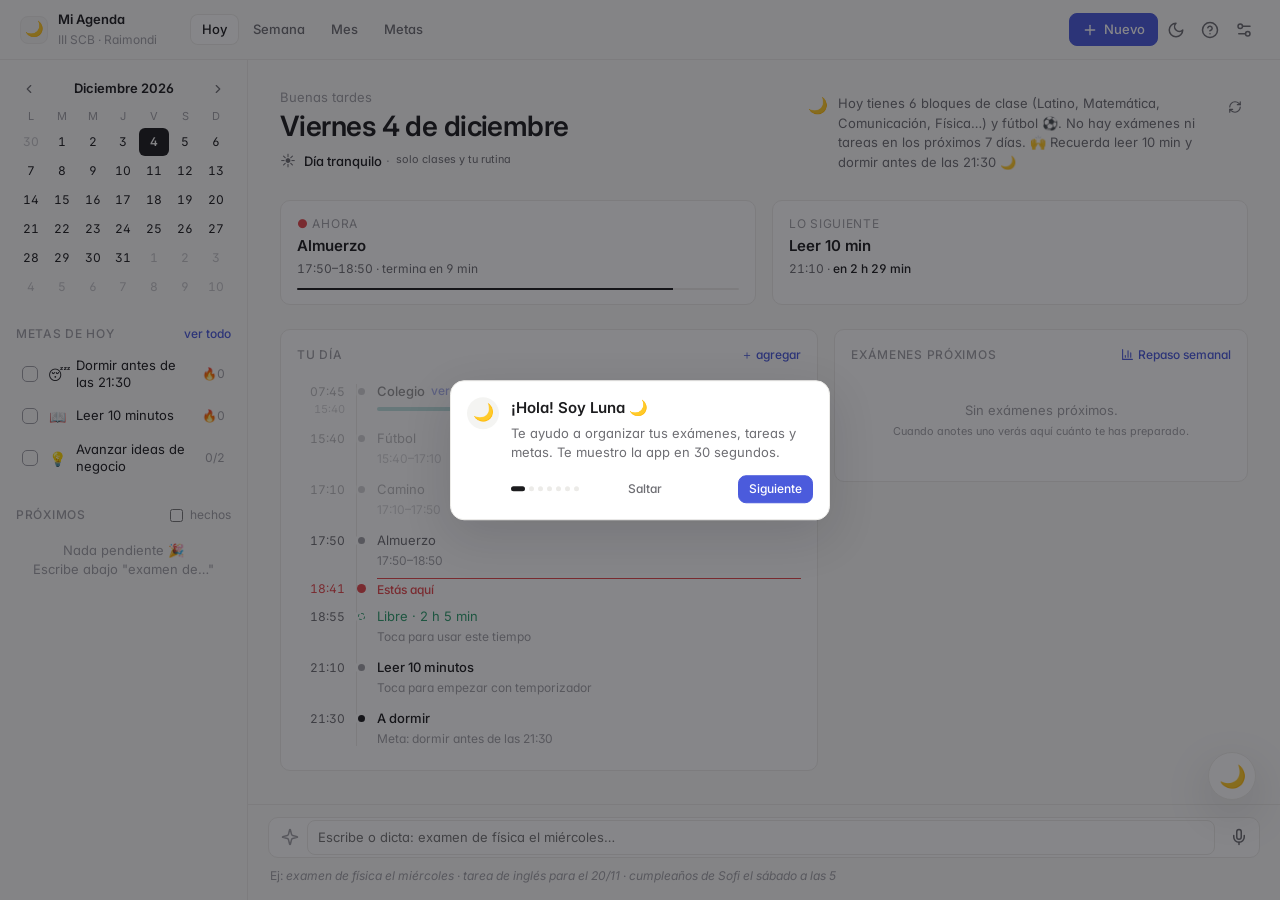
<file: index.html>
<!doctype html>
<html lang="es">
<head>
  <meta charset="utf-8">
  <meta name="viewport" content="width=device-width, initial-scale=1">
  <title>Mi Agenda · III SCB</title>
  <meta name="description" content="Agenda escolar con asistente de IA, plan de estudio, jefes y metas diarias.">
  <meta name="theme-color" content="#FAFAF9">
  <link rel="icon" href="data:image/svg+xml,<svg xmlns='http://www.w3.org/2000/svg' viewBox='0 0 100 100'><text y='.9em' font-size='90'>🌙</text></svg>">
  <link rel="preconnect" href="https://fonts.googleapis.com">
  <link rel="preconnect" href="https://fonts.gstatic.com" crossorigin>
  <link href="https://fonts.googleapis.com/css2?family=Inter:wght@400;500;600&display=swap" rel="stylesheet">
  <link rel="stylesheet" href="css/styles.css">
</head>
<body>
  <div id="app" class="app">
    <!-- Barra superior -->
    <header class="topbar">
      <div class="tricolor" aria-hidden="true"></div>
      <div class="brand"><span class="logo">🌙</span><div><b>Mi Agenda</b><small>III SCB · Raimondi</small></div></div>
      <nav class="tabs" role="tablist">
        <button data-view="today" class="tab">Hoy</button>
        <button data-view="week" class="tab">Semana</button>
        <button data-view="month" class="tab">Mes</button>
        <button data-view="goals" class="tab">Metas</button>
      </nav>
      <div class="datenav">
        <button id="prevBtn" class="icon-btn" title="Anterior (←)"></button>
        <button id="todayBtn" class="btn ghost sm">Hoy</button>
        <button id="nextBtn" class="icon-btn" title="Siguiente (→)"></button>
        <span id="rangeLabel" class="range-label"></span>
      </div>
      <div class="top-actions">
        <button id="addBtn" class="btn primary" title="Nuevo (N)"></button>
        <button id="themeBtn" class="icon-btn" title="Modo claro/oscuro"></button>
        <button id="helpBtn" class="icon-btn" title="Recorrido"></button>
        <button id="settingsBtn" class="icon-btn" title="Ajustes"></button>
      </div>
    </header>

    <!-- Lateral -->
    <aside class="sidebar">
      <section class="card mini-card"><div id="miniMonth" class="mini-month"></div></section>
      <section class="card">
        <div class="card-head"><h3>Metas de hoy</h3><button class="link" data-goto="goals">ver todo</button></div>
        <div id="todayGoals" class="today-goals"></div>
      </section>
      <section class="card">
        <div class="card-head"><h3>Próximos</h3><label class="mini-check"><input type="checkbox" id="showDone"> hechos</label></div>
        <div id="upcoming" class="upcoming"></div>
      </section>
    </aside>

    <!-- Vista principal + barra rápida -->
    <main class="main">
      <div id="view" class="view"></div>
      <div class="quickbar">
        <div class="qb-row">
          <span id="quickIcon" class="qb-icon"></span>
          <input id="quickInput" type="text" autocomplete="off" placeholder="Escribe o dicta: examen de física el miércoles…" aria-label="Agregar rápido">
          <button id="quickMic" class="icon-btn mic" title="Dictar por voz"></button>
        </div>
        <div id="quickPreview" class="quick-preview"></div>
      </div>
    </main>

    <!-- Luna: burbuja flotante -->
    <button id="lunaFab" class="luna-fab" aria-label="Hablar con Luna"><span class="luna-face">🌙</span><i class="dot"></i></button>
    <aside class="chat" id="chat">
      <div class="chat-head">
        <div class="avatar"><span class="luna-face">🌙</span></div>
        <div class="who"><b>Luna</b><small id="lunaMood">asistente</small></div>
        <button id="clearChat" class="icon-btn sm" title="Borrar conversación"></button>
        <button id="closeChat" class="icon-btn sm" title="Cerrar"></button>
      </div>
      <div id="chatLog" class="chat-log"></div>
      <div id="chatSuggest" class="chat-suggest"></div>
      <form id="chatForm" class="chat-form">
        <textarea id="chatInput" rows="2" placeholder="Ej: Tengo examen de mate el jueves, entra derivadas"></textarea>
        <div class="chat-btns">
          <button id="chatMic" class="icon-btn mic" type="button" title="Dictar"></button>
          <button id="chatSend" class="btn primary icon-only" type="submit" title="Enviar"></button>
        </div>
      </form>
    </aside>
  </div>

  <div id="modalRoot"></div>
  <div id="toasts" class="toasts"></div>

  <script src="js/data.js"></script>
  <script src="js/planner.js"></script>
  <script src="js/ai.js"></script>
  <script src="js/icons.js"></script>
  <script src="js/fx.js"></script>
  <script src="js/app.js"></script>
  <script src="js/today.js"></script>
  <script src="js/goals.js"></script>
  <script src="js/focus.js"></script>
  <script src="js/rituals.js"></script>
  <script src="js/tour.js"></script>
  <script src="js/main.js"></script>
</body>
</html>
</file>
<file: css/styles.css>
/* =========================================================
   Mi Agenda — estilos minimalistas
   Principio: el color solo aparece cuando significa algo.
   Escala tipográfica: 12 · 13 · 15 · 20 · 28 px — pesos 400 · 500 · 600
   Espaciado en múltiplos de 4/8 px — radio 10 px
   ========================================================= */

/* ===================== Tokens: Papel y tinta (por defecto) ===================== */
:root {
  --bg: #FAFAF9;
  --panel: #FFFFFF;
  --panel-2: #F4F4F2;
  --line: #ECEBE8;
  --line-2: #F2F1EF;
  --text: #1C1C1E;
  --muted: #6E6E73;
  --faint: #A1A1A6;
  --accent: #4B5BDC;
  --on-accent: #FFFFFF;
  --danger: #E5484D;
  --ok: #2F9E6E;
  --warn: #D9922E;
  --t-examen: #E5484D;
  --t-tarea: #D9922E;
  --t-estudio: var(--accent);
  --t-evento: #6E6E73;
  --t-meta: #2F9E6E;
  --free: #2F9E6E;
  --shadow: 0 1px 2px rgba(20, 20, 25, .04);
  --shadow-lg: 0 16px 48px rgba(20, 20, 25, .14);
  --r: 10px;
  --font: "Inter", system-ui, -apple-system, "Segoe UI", Roboto, sans-serif;
  color-scheme: light;
}
:root[data-accent="arena"] {
  --bg: #F6F3EE; --panel: #FFFDF9; --panel-2: #F0ECE5; --line: #E6E0D6; --line-2: #EEE9E1;
  --text: #2B2A28; --muted: #77716A; --faint: #A8A198; --accent: #C2563A;
}
:root[data-accent="salvia"] {
  --bg: #F7F8F6; --panel: #FFFFFF; --panel-2: #F0F2EF; --line: #E3E7E2; --line-2: #EDF0EC;
  --text: #1F2421; --muted: #687068; --faint: #9FA69F; --accent: #5B8A72;
}
:root[data-accent="raimondi"] { --accent: #138A4A; }

/* Oscuro (nunca negro puro) */
@media (prefers-color-scheme: dark) {
  :root:not([data-theme="light"]) {
    --bg: #111113; --panel: #18181B; --panel-2: #1E1E22; --line: #27272A; --line-2: #222226;
    --text: #EDEDEF; --muted: #A1A1AA; --faint: #71717A; --accent: #7C8BFF;
    --shadow: none; --shadow-lg: 0 16px 48px rgba(0, 0, 0, .5); color-scheme: dark;
  }
  :root:not([data-theme="light"])[data-accent="arena"] { --bg: #141210; --panel: #1C1916; --panel-2: #23201C; --line: #2F2A25; --line-2: #26221E; --accent: #E08A6D; }
  :root:not([data-theme="light"])[data-accent="salvia"] { --bg: #101311; --panel: #171B18; --panel-2: #1D221E; --line: #272D28; --line-2: #212622; --accent: #8DBBA3; }
  :root:not([data-theme="light"])[data-accent="raimondi"] { --accent: #3DBE7A; }
}
:root[data-theme="dark"] {
  --bg: #111113; --panel: #18181B; --panel-2: #1E1E22; --line: #27272A; --line-2: #222226;
  --text: #EDEDEF; --muted: #A1A1AA; --faint: #71717A; --accent: #7C8BFF;
  --shadow: none; --shadow-lg: 0 16px 48px rgba(0, 0, 0, .5); color-scheme: dark;
}
:root[data-theme="dark"][data-accent="arena"] { --bg: #141210; --panel: #1C1916; --panel-2: #23201C; --line: #2F2A25; --line-2: #26221E; --accent: #E08A6D; }
:root[data-theme="dark"][data-accent="salvia"] { --bg: #101311; --panel: #171B18; --panel-2: #1D221E; --line: #272D28; --line-2: #212622; --accent: #8DBBA3; }
:root[data-theme="dark"][data-accent="raimondi"] { --accent: #3DBE7A; }
/* Modo noche: cálido y tenue */
:root[data-night="1"] {
  --bg: #121010; --panel: #191616; --panel-2: #201C1B; --line: #2C2725; --line-2: #241F1E;
  --text: #EDE4DA; --muted: #A89D92; --faint: #776D64; --accent: #E0A46A;
}

/* ===================== Base ===================== */
* { box-sizing: border-box; }
html, body { margin: 0; height: 100%; }
body {
  background: var(--bg); color: var(--text);
  font: 400 13px/1.5 var(--font);
  -webkit-font-smoothing: antialiased; font-feature-settings: "cv11", "ss01";
}
body.is-dragging { cursor: grabbing; user-select: none; }
button, input, select, textarea { font: inherit; color: inherit; }
h1, h2, h3, h4 { font-weight: 600; letter-spacing: -.01em; margin: 0; }
h3 { font-size: 12px; text-transform: uppercase; letter-spacing: .06em; color: var(--faint); font-weight: 500; }
b, strong { font-weight: 600; }
.ic { flex: none; display: block; }
.hidden { visibility: hidden; }
a { color: var(--accent); }
::selection { background: color-mix(in srgb, var(--accent) 22%, transparent); }
.tnum, time { font-variant-numeric: tabular-nums; }

/* puntito de materia / tipo */
.sdot { display: inline-block; width: 8px; height: 8px; border-radius: 50%; background: var(--sc, var(--muted)); flex: none; margin-right: 6px; vertical-align: middle; position: relative; top: -1px; }
.sdot.big { width: 10px; height: 10px; margin: 5px 0 0; }
.sdot.t-examen { background: var(--t-examen); } .sdot.t-tarea { background: var(--t-tarea); }
.sdot.t-estudio { background: var(--t-estudio); } .sdot.t-evento { background: var(--t-evento); } .sdot.t-meta { background: var(--t-meta); }

/* ===================== Layout ===================== */
.app {
  display: grid; height: 100vh;
  grid-template-columns: 248px minmax(0, 1fr);
  grid-template-rows: auto minmax(0, 1fr);
  grid-template-areas: "top top" "side main";
}
.topbar {
  grid-area: top; display: flex; align-items: center; gap: 20px; padding: 10px 20px;
  background: var(--bg); border-bottom: 1px solid var(--line); flex-wrap: wrap; position: relative;
}
.tricolor { display: none; position: absolute; top: 0; left: 0; right: 0; height: 2px; }
:root[data-accent="raimondi"] .tricolor { display: block; background: linear-gradient(90deg, #138A4A 0 33.3%, #F1F1F1 33.3% 66.6%, #CE2B37 66.6%); }
.brand { display: flex; align-items: center; gap: 10px; min-width: 150px; }
.brand .logo { width: 28px; height: 28px; border-radius: 8px; display: grid; place-items: center; font-size: 15px; background: var(--panel-2); border: 1px solid var(--line); }
.brand b { display: block; font-size: 13px; }
.brand small { color: var(--faint); font-size: 12px; }
.tabs { display: flex; gap: 2px; }
.tab { border: 0; background: none; padding: 6px 12px; border-radius: 8px; cursor: pointer; color: var(--muted); font-weight: 500; }
.tab:hover { color: var(--text); background: var(--panel-2); }
.tab.active { color: var(--text); background: var(--panel); box-shadow: inset 0 0 0 1px var(--line); }
.datenav { display: flex; align-items: center; gap: 2px; }
.range-label { font-weight: 600; margin-left: 8px; font-size: 15px; }
.range-label::first-letter { text-transform: uppercase; }
.top-actions { margin-left: auto; display: flex; gap: 2px; align-items: center; }

.sidebar { grid-area: side; overflow-y: auto; padding: 16px 12px; display: flex; flex-direction: column; gap: 24px; border-right: 1px solid var(--line); }
.main { grid-area: main; overflow: hidden; display: flex; flex-direction: column; min-width: 0; position: relative; background: var(--bg); }
.view { flex: 1; min-height: 0; overflow: hidden; display: flex; flex-direction: column; }
.view > * { flex: 1; min-height: 0; animation: viewIn .18s ease; }
@keyframes viewIn { from { opacity: 0; } }

/* ===================== Botones ===================== */
.btn {
  border: 1px solid var(--line); background: var(--panel); padding: 6px 12px; border-radius: 8px;
  cursor: pointer; font-weight: 500; transition: border-color .12s, background .12s; white-space: nowrap;
  display: inline-flex; align-items: center; gap: 6px; justify-content: center;
}
.btn:hover { border-color: var(--faint); }
.btn:active { transform: scale(.98); }
.btn.primary { background: var(--accent); color: var(--on-accent); border-color: var(--accent); }
.btn.primary:hover { background: color-mix(in srgb, var(--accent) 88%, #000); }
.btn.ghost { background: transparent; border-color: transparent; color: var(--muted); }
.btn.ghost:hover { color: var(--text); background: var(--panel-2); }
.btn.ghost.light { color: #fff; border-color: rgba(255, 255, 255, .25); }
.btn.danger { color: var(--danger); }
.btn.danger:hover { border-color: var(--danger); }
.btn.sm { padding: 4px 10px; font-size: 12px; }
.btn.big { padding: 10px 20px; font-size: 15px; }
.btn.icon-only { padding: 6px 8px; }
.btn:disabled { opacity: .45; cursor: default; }
.icon-btn { border: 0; background: transparent; width: 32px; height: 32px; border-radius: 8px; cursor: pointer; display: grid; place-items: center; color: var(--muted); }
.icon-btn:hover { background: var(--panel-2); color: var(--text); }
.icon-btn.sm { width: 26px; height: 26px; }
.icon-btn.mic.rec { color: #fff; background: var(--danger); animation: pulse 1.2s infinite; }
@keyframes pulse { 0% { box-shadow: 0 0 0 0 color-mix(in srgb, var(--danger) 50%, transparent); } 100% { box-shadow: 0 0 0 10px transparent; } }
.link { border: 0; background: none; color: var(--accent); cursor: pointer; font-size: 12px; font-weight: 500; padding: 0; display: inline-flex; gap: 4px; align-items: center; }
.link:hover { text-decoration: underline; }
.up-item .link { text-align: left; margin-top: 2px; }
.row-btns { display: flex; gap: 6px; flex-wrap: wrap; }
.row-btns.center { justify-content: center; }

/* ===================== Tarjetas ===================== */
.card { background: var(--panel); border: 1px solid var(--line); border-radius: var(--r); padding: 16px; }
.card-head { display: flex; align-items: center; justify-content: space-between; margin-bottom: 12px; gap: 8px; }
.mini-check { font-size: 12px; color: var(--faint); display: flex; gap: 4px; align-items: center; cursor: pointer; }
.empty { color: var(--faint); font-size: 13px; text-align: center; padding: 8px; }
.empty.big { padding: 24px 12px; line-height: 1.6; }
.dots { letter-spacing: 1px; font-size: 10px; color: var(--faint); }

/* lateral sin cajas */
.sidebar .card { background: none; border: 0; padding: 0 4px; }
.sidebar .card-head { margin-bottom: 8px; }

.mm-head { display: flex; align-items: center; justify-content: space-between; margin-bottom: 4px; }
.mm-head b { font-size: 13px; text-transform: capitalize; }
.mm-grid { display: grid; grid-template-columns: repeat(7, 1fr); gap: 1px; text-align: center; }
.mm-grid > span { font-size: 11px; color: var(--faint); padding: 2px 0; }
.mm { position: relative; border: 0; background: none; font-size: 12px; padding: 5px 0; border-radius: 6px; cursor: pointer; font-variant-numeric: tabular-nums; }
.mm:hover { background: var(--panel-2); }
.mm.other { color: var(--faint); opacity: .6; }
.mm.inweek { background: var(--panel-2); border-radius: 0; }
.mm.today { background: var(--text); color: var(--bg); border-radius: 6px; font-weight: 600; }
.mm i { position: absolute; bottom: 1px; left: 50%; transform: translateX(-50%); width: 4px; height: 4px; border-radius: 50%; }
.mm i.ex { background: var(--danger); } .mm i.ta { background: var(--warn); }
.mm.today i { background: var(--bg); }

.today-goals { display: flex; flex-direction: column; gap: 2px; }
.goal-row { display: flex; align-items: center; gap: 10px; padding: 6px 6px; border-radius: 8px; cursor: pointer; user-select: none; }
.goal-row:hover { background: var(--panel-2); }
.goal-row .gi { font-size: 14px; width: 18px; text-align: center; }
.goal-row .gt { flex: 1; font-size: 13px; line-height: 1.35; }
.goal-row .gs { font-size: 12px; color: var(--faint); white-space: nowrap; font-variant-numeric: tabular-nums; }
.goal-row.done .gt { color: var(--faint); text-decoration: line-through; }
.check { width: 16px; height: 16px; border-radius: 5px; border: 1.5px solid var(--faint); display: grid; place-items: center; color: #fff; flex: none; transition: .15s; }
.done .check { background: var(--ok); border-color: var(--ok); }

.upcoming { display: flex; flex-direction: column; gap: 2px; }
.up-item { display: flex; gap: 10px; align-items: flex-start; padding: 8px 6px; border-radius: 8px; cursor: pointer; }
.up-item:hover { background: var(--panel-2); }
.up-icon { width: 26px; height: 26px; border-radius: 7px; display: grid; place-items: center; font-size: 13px; flex: none; background: color-mix(in srgb, var(--sc) 14%, transparent); color: var(--sc); }
.up-item .ut { font-size: 13px; font-weight: 500; line-height: 1.35; }
.up-item .um { font-size: 12px; color: var(--faint); font-variant-numeric: tabular-nums; }
.up-item.done .ut { text-decoration: line-through; color: var(--faint); }
.when { margin-left: auto; font-size: 12px; white-space: nowrap; color: var(--faint); font-variant-numeric: tabular-nums; }
.when.hot { color: var(--danger); font-weight: 500; }
.when.warm { color: var(--warn); }
.hp-row { display: flex; align-items: center; gap: 8px; margin-top: 4px; }
.hp-row small { font-size: 11px; color: var(--faint); font-variant-numeric: tabular-nums; }

/* barras: vida (modo juego) y preparación (minimal) */
.hp { flex: 1; height: 3px; border-radius: 99px; background: var(--line); overflow: hidden; min-width: 40px; }
.hp i { display: block; height: 100%; border-radius: 99px; background: var(--danger); transition: width .5s ease; }
.hp.prep i, .hp.good i { background: var(--ok); }
.hp.big { height: 6px; margin: 8px 0 4px; }
:root[data-game="on"] .hp { height: 6px; }
:root[data-game="on"] .hp i { background: linear-gradient(90deg, #ef4444, #f97316); }
:root[data-game="on"] .hp.prep i, :root[data-game="on"] .hp.good i { background: var(--ok); }

/* ===================== Barra rápida ===================== */
.quickbar { padding: 12px 20px 14px; border-top: 1px solid var(--line); background: var(--bg); }
.qb-row { display: flex; align-items: center; gap: 8px; background: var(--panel); border: 1px solid var(--line); border-radius: var(--r); padding: 2px 4px 2px 12px; transition: border-color .15s; }
.qb-row:focus-within { border-color: var(--accent); }
.qb-icon { color: var(--faint); }
.qb-row input { flex: 1; border: 0; background: transparent; padding: 8px 2px; font-size: 13px; outline: none; min-width: 0; }
.quick-preview { display: flex; gap: 6px; flex-wrap: wrap; align-items: center; padding: 8px 2px 0; min-height: 28px; font-size: 12px; }
.qp-hint { color: var(--faint); }
.qchip { padding: 2px 8px; border-radius: 6px; background: var(--panel-2); border: 1px solid var(--line); font-weight: 500; display: inline-flex; align-items: center; }
.qchip small { color: var(--faint); margin-left: 4px; }
.qchip.t-examen { color: var(--t-examen); } .qchip.t-tarea { color: var(--t-tarea); } .qchip.t-evento { color: var(--muted); }

/* ===================== Vista Hoy ===================== */
.today-view { overflow-y: auto; padding: 28px 32px; display: flex; flex-direction: column; gap: 24px; }
.today-view > * { flex-shrink: 0; }
.hero { display: flex; gap: 32px; align-items: flex-end; justify-content: space-between; flex-wrap: wrap; padding-bottom: 4px; }
.greet { color: var(--faint); font-size: 13px; }
.hero h1 { margin: 2px 0 8px; font-size: 28px; line-height: 1.15; letter-spacing: -.02em; }
.forecast { display: flex; gap: 8px; align-items: baseline; color: var(--muted); font-size: 13px; }
.forecast .fc-icon { font-size: 15px; }
.forecast div { display: flex; gap: 6px; flex-wrap: wrap; }
.forecast b { color: var(--text); font-weight: 500; }
.forecast b::after { content: " ·"; color: var(--faint); font-weight: 400; }
.luna-says { display: flex; gap: 10px; align-items: flex-start; max-width: 440px; color: var(--muted); }
.luna-says .luna-face { font-size: 16px; line-height: 1.4; }
.luna-says p { margin: 0; font-size: 13px; white-space: pre-line; }
.luna-says p.loading { opacity: .5; }

.nownext { display: grid; grid-template-columns: 1fr 1fr; gap: 16px; }
.nn-card { background: var(--panel); border: 1px solid var(--line); border-radius: var(--r); padding: 14px 16px; display: flex; flex-direction: column; gap: 2px; position: relative; }
.nn-card small { font-size: 12px; color: var(--faint); text-transform: uppercase; letter-spacing: .06em; }
.nn-card.now small::before { content: "● "; color: var(--danger); }
.nn-card b { font-size: 15px; font-weight: 600; }
.nn-card span { color: var(--muted); font-size: 12px; font-variant-numeric: tabular-nums; }
.nn-card strong { color: var(--text); font-weight: 500; }
.nn-card .btn { position: absolute; right: 16px; top: 50%; transform: translateY(-50%); }
.nn-prog { height: 2px; background: var(--line); border-radius: 2px; margin-top: 8px; overflow: hidden; }
.nn-prog i { display: block; height: 100%; background: var(--text); }

.today-grid { display: grid; grid-template-columns: minmax(0, 1.3fr) minmax(0, 1fr); gap: 16px; align-items: start; }
.today-side { display: flex; flex-direction: column; gap: 16px; }
.timeline { position: relative; display: flex; flex-direction: column; }
.timeline::before { content: ""; position: absolute; left: 59px; top: 8px; bottom: 8px; width: 1px; background: var(--line); }
.tl-item { display: grid; grid-template-columns: 48px 24px 1fr auto; align-items: start; gap: 0 4px; padding: 6px 4px 6px 0; border-radius: 8px; position: relative; }
.tl-item.event, .tl-item.free, .tl-item.ritual { cursor: pointer; }
.tl-item.event:hover, .tl-item.free:hover, .tl-item.ritual:hover { background: var(--panel-2); }
.tl-time { font-size: 12px; text-align: right; padding-top: 1px; font-variant-numeric: tabular-nums; color: var(--muted); }
.tl-time small { display: block; color: var(--faint); font-size: 11px; }
.tl-dot { width: 7px; height: 7px; border-radius: 50%; background: var(--faint); margin: 6px auto 0; position: relative; z-index: 1; box-shadow: 0 0 0 3px var(--panel); }
.tl-body { min-width: 0; }
.tl-title { font-weight: 500; display: flex; align-items: center; gap: 6px; flex-wrap: wrap; }
.tl-body small { color: var(--faint); font-size: 12px; }
.tl-item.past { opacity: .45; }
.tl-item.done .tl-title { text-decoration: line-through; color: var(--faint); }
.tl-item.event .tl-dot { background: var(--sc, var(--accent)); }
.tl-item.t-examen .tl-dot { background: var(--t-examen); }
.tl-item.free .tl-title { color: var(--free); font-weight: 400; }
.tl-item.free .tl-dot { background: transparent; border: 1px dashed var(--free); }
.tl-item.routine .tl-title { color: var(--muted); font-weight: 400; }
.tl-item.school .tl-title { font-weight: 500; }
.tl-item.bed .tl-dot { background: var(--text); }
.tl-actions { display: flex; gap: 4px; align-items: center; }
.check-btn { width: 22px; height: 22px; border-radius: 6px; border: 1.5px solid var(--line); background: var(--panel); cursor: pointer; display: grid; place-items: center; color: transparent; }
.check-btn:hover { border-color: var(--ok); color: var(--ok); }
.check-btn.on { background: var(--ok); border-color: var(--ok); color: #fff; }
.bands-row { display: flex; gap: 2px; margin-top: 6px; max-width: 360px; }
.bands-row span { height: 4px; border-radius: 2px; background: var(--c); opacity: .7; min-width: 0; font-size: 0; }
:root[data-game="on"] .bands-row span { height: auto; font-size: 11px; text-align: center; padding: 1px 0; background: color-mix(in srgb, var(--c) 25%, var(--panel)); opacity: 1; }
.class-list { margin-top: 8px; display: flex; flex-direction: column; gap: 2px; }
.cl { display: grid; grid-template-columns: 44px 1fr auto; gap: 8px; padding: 3px 8px; border-left: 2px solid var(--c); font-size: 12px; }
.cl span { color: var(--faint); font-variant-numeric: tabular-nums; }
.cl b { font-weight: 500; }
.cl small { color: var(--faint); }
.cl.past { opacity: .5; }
.cl.cur { background: var(--panel-2); }
.tl-now { display: grid; grid-template-columns: 48px 24px 1fr; align-items: center; gap: 4px; margin: 2px 0; color: var(--danger); font-size: 12px; }
.tl-now span { text-align: right; font-variant-numeric: tabular-nums; }
.tl-now i { width: 9px; height: 9px; border-radius: 50%; background: var(--danger); margin: 0 auto; position: relative; z-index: 1; }
.tl-now b { border-top: 1px solid var(--danger); padding-top: 2px; font-weight: 500; }

/* exámenes próximos (minimal) */
.bosses-card #bosses { display: flex; flex-direction: column; gap: 4px; }
.exam-row { display: flex; gap: 12px; align-items: center; padding: 10px 8px; border-radius: 8px; }
.exam-row + .exam-row { border-top: 1px solid var(--line-2); }
.exam-row:hover { background: var(--panel-2); }
.er-main { flex: 1; min-width: 0; cursor: pointer; }
.er-top { display: flex; align-items: center; gap: 2px; }
.er-top b { font-weight: 500; flex: 1; min-width: 0; white-space: nowrap; overflow: hidden; text-overflow: ellipsis; }
.er-main > small { color: var(--faint); font-size: 12px; display: block; font-variant-numeric: tabular-nums; }
.er-main .hp { margin: 8px 0 2px; }
.er-pct { color: var(--muted) !important; }
.er-actions { display: flex; flex-direction: column; gap: 4px; }

/* jefes (modo juego) */
.boss { display: grid; grid-template-columns: 56px 1fr auto; gap: 10px; align-items: center; padding: 10px; border-radius: var(--r); border: 1px solid var(--line); background: color-mix(in srgb, var(--sc) 6%, var(--panel)); }
.boss + .boss { margin-top: 8px; }
.boss-face { text-align: center; line-height: 1; animation: bob 3s ease-in-out infinite; }
@keyframes bob { 50% { transform: translateY(-3px); } }
.boss-info { min-width: 0; cursor: pointer; }
.boss-name { display: flex; align-items: center; gap: 8px; }
.boss-info > small { color: var(--faint); font-size: 12px; display: block; white-space: nowrap; overflow: hidden; text-overflow: ellipsis; }
.boss .hp { margin: 6px 0 3px; }
.boss-meta { display: flex; justify-content: space-between; font-size: 12px; color: var(--muted); gap: 6px; }
.boss-actions { display: flex; flex-direction: column; gap: 4px; }
.result-card { display: flex; flex-direction: column; gap: 8px; padding: 4px 0 12px; }
.result-card + .result-card { border-top: 1px solid var(--line-2); padding-top: 12px; }
.result-card > small { color: var(--faint); }

/* ===================== Vista semanal ===================== */
.week { display: flex; flex-direction: column; height: 100%; min-height: 0; background: var(--panel); }
.week-head { display: grid; grid-template-columns: 52px repeat(7, minmax(0, 1fr)); border-bottom: 1px solid var(--line); }
.corner { display: grid; place-items: center; }
.day-head { padding: 8px 4px 6px; text-align: center; position: relative; cursor: pointer; }
.day-head:hover { background: var(--panel-2); }
.day-head.past { opacity: .5; }
.day-head .dn { font-size: 11px; color: var(--faint); text-transform: uppercase; letter-spacing: .06em; }
.day-head .dd { font-size: 20px; font-weight: 500; line-height: 1.3; font-variant-numeric: tabular-nums; }
.day-head.today .dd { background: var(--text); color: var(--bg); border-radius: 8px; width: 34px; display: inline-block; }
.dtags { min-height: 14px; display: flex; justify-content: center; gap: 3px; align-items: center; font-size: 11px; }
.dtags .sdot { margin: 0; }
.noschool { font-size: 11px; color: var(--warn); }
.examdot { font-size: 11px; }
.day-head .school-toggle { position: absolute; top: 4px; right: 4px; border: 0; background: none; cursor: pointer; opacity: 0; font-size: 11px; }
.day-head:hover .school-toggle { opacity: .6; }
.week-body { flex: 1; overflow-y: auto; position: relative; }
.week-grid { display: grid; grid-template-columns: 52px repeat(7, minmax(0, 1fr)); position: relative; }
.time-col { position: relative; }
.time-col .tl { position: absolute; right: 10px; font-size: 11px; color: var(--faint); transform: translateY(-50%); font-variant-numeric: tabular-nums; }
.time-col .tl.prime { color: var(--muted); }
.day-col { position: relative; border-left: 1px solid var(--line-2); cursor: crosshair; touch-action: pan-y; }
.day-col.weekend { background: color-mix(in srgb, var(--panel-2) 45%, transparent); }
.day-col.is-today { background: color-mix(in srgb, var(--accent) 3%, transparent); }
.hour-line { position: absolute; left: 0; right: 0; border-top: 1px solid var(--line-2); pointer-events: none; }
.hour-line.half { border-top-style: dotted; opacity: .6; }
.prime-zone { position: absolute; left: 0; right: 0; }
.night-zone { position: absolute; left: 0; right: 0; background: color-mix(in srgb, var(--text) 3%, transparent); }

.day-col .free { position: absolute; left: 3px; right: 3px; border-radius: 6px; display: grid; place-items: center; overflow: hidden;
  background-image: radial-gradient(color-mix(in srgb, var(--free) 35%, transparent) 1px, transparent 1.2px); background-size: 8px 8px; opacity: .55; transition: opacity .15s; }
.day-col .free span { font-size: 11px; color: var(--free); opacity: 0; pointer-events: none; text-align: center; padding: 2px 6px; background: var(--panel); border-radius: 6px; font-weight: 500; }
.day-col .free:hover { opacity: 1; background-color: color-mix(in srgb, var(--free) 6%, transparent); }
.day-col .free:hover span { opacity: 1; }

.school-cap { position: absolute; left: 3px; right: 3px; overflow: hidden; }
.band { position: absolute; left: 0; right: 0; display: flex; align-items: center; gap: 4px; padding: 0 6px; border-left: 2px solid var(--c); font-size: 11px; cursor: pointer; overflow: hidden; white-space: nowrap; color: var(--muted); }
.band:hover { background: color-mix(in srgb, var(--c) 10%, transparent); color: var(--text); }
.band .bi { font-size: 11px; width: 14px; text-align: center; }
.band .bn { overflow: hidden; text-overflow: ellipsis; }
.band .bt2 { color: var(--faint); font-size: 11px; overflow: hidden; text-overflow: ellipsis; }
.school-cap.open .band { flex-wrap: wrap; align-content: center; padding: 2px 6px; }

.day-col .routine { position: absolute; left: 3px; right: 3px; padding: 2px 6px; font-size: 11px; color: var(--faint); overflow: hidden; pointer-events: none; border-left: 1px dashed var(--line); }
.day-col .routine span { display: block; white-space: nowrap; overflow: hidden; text-overflow: ellipsis; }
.bed-line { position: absolute; left: 0; right: 0; border-top: 1px dashed var(--faint); z-index: 1; pointer-events: none; }
.bed-line span { display: none; }
.now-line { position: absolute; left: 0; right: 0; border-top: 1.5px solid var(--danger); z-index: 5; pointer-events: none; }
.now-line::before { content: ""; position: absolute; left: -4px; top: -4.5px; width: 7px; height: 7px; background: var(--danger); border-radius: 50%; }

.ev { --tc: var(--t-evento); position: absolute; border-radius: 6px; padding: 3px 7px; overflow: hidden; font-size: 12px; line-height: 1.3; cursor: grab; z-index: 3;
  color: var(--text); background: color-mix(in srgb, var(--sc, var(--tc)) 13%, var(--panel)); border-left: 3px solid var(--sc, var(--tc)); user-select: none; transition: background .12s; }
.ev:hover { background: color-mix(in srgb, var(--sc, var(--tc)) 20%, var(--panel)); z-index: 4; }
.ev.dragging { z-index: 10; box-shadow: var(--shadow-lg); cursor: grabbing; transition: none; }
.ev .bt { font-weight: 500; white-space: nowrap; overflow: hidden; text-overflow: ellipsis; display: flex; align-items: center; }
.ev .bt .sdot { display: none; }
.ev .bm { color: var(--muted); font-size: 11px; font-variant-numeric: tabular-nums; }
.ev.tiny { display: flex; gap: 6px; align-items: center; padding: 1px 6px; }
.ev.tiny .bm { display: none; }
.ev.done { opacity: .45; }
.ev.done .bt { text-decoration: line-through; }
.ev.t-examen { --tc: var(--t-examen); }
.ev.t-examen .bt::before { content: ""; width: 6px; height: 6px; border-radius: 50%; background: var(--t-examen); margin-right: 5px; flex: none; }
.ev.t-tarea { --tc: var(--t-tarea); }
.ev.t-estudio { --tc: var(--t-estudio); }
.ev.t-estudio { background: color-mix(in srgb, var(--sc, var(--tc)) 7%, var(--panel)); border-left-style: dashed; }
.ev.t-meta { --tc: var(--t-meta); }
.ev .sicon { font-weight: 600; }
.ev .rz { position: absolute; left: 0; right: 0; bottom: 0; height: 6px; cursor: ns-resize; }
.ev .play { position: absolute; right: 3px; top: 3px; width: 18px; height: 18px; border-radius: 50%; border: 0; background: var(--panel); color: var(--text); cursor: pointer; display: grid; place-items: center; opacity: 0; box-shadow: var(--shadow); }
.ev:hover .play { opacity: 1; }
.ev .mini-hp { height: 2px; margin-top: 3px; background: color-mix(in srgb, var(--text) 10%, transparent); border-radius: 2px; overflow: hidden; }
.ev .mini-hp i { display: block; height: 100%; background: var(--danger); }
.ev .mini-hp.prep i { background: var(--ok); }
.drag-ghost { position: absolute; left: 3px; right: 3px; border-radius: 6px; background: color-mix(in srgb, var(--accent) 12%, transparent); border: 1px solid var(--accent); z-index: 6; font-size: 11px; color: var(--accent); padding: 2px 6px; pointer-events: none; font-variant-numeric: tabular-nums; }

/* modo juego: bloques con color sólido y emojis */
:root[data-game="on"] .ev { color: #fff; background: var(--sc, var(--tc)); border-left: 0; }
:root[data-game="on"] .ev .bm { color: rgba(255, 255, 255, .85); }
:root[data-game="on"] .ev.t-examen { background: var(--t-examen); }
:root[data-game="on"] .ev.t-estudio { background: var(--accent); }
:root[data-game="on"] .ev .mini-hp i { background: #fff; }

/* ===================== Vista mensual ===================== */
.month { padding: 20px; height: 100%; display: flex; flex-direction: column; min-height: 0; overflow: auto; }
.month-grid { display: grid; grid-template-columns: repeat(7, minmax(0, 1fr)); gap: 0; flex: 1; grid-template-rows: auto; grid-auto-rows: minmax(92px, 1fr); border-left: 1px solid var(--line); border-top: 1px solid var(--line); background: var(--panel); }
.month-dow { text-align: left; font-size: 11px; color: var(--faint); padding: 6px 8px; text-transform: uppercase; letter-spacing: .06em; border-right: 1px solid var(--line); border-bottom: 1px solid var(--line); background: var(--bg); }
.mcell { border-right: 1px solid var(--line); border-bottom: 1px solid var(--line); padding: 6px; cursor: pointer; display: flex; flex-direction: column; gap: 2px; min-width: 0; }
.mcell:hover { background: var(--panel-2); }
.mcell.other { opacity: .4; }
.mcell.today .mn span { background: var(--text); color: var(--bg); border-radius: 6px; padding: 0 6px; }
.mcell .mn { font-size: 12px; display: flex; justify-content: space-between; font-variant-numeric: tabular-nums; margin-bottom: 2px; }
.chip { font-size: 11px; padding: 1px 4px; border-radius: 4px; white-space: nowrap; overflow: hidden; text-overflow: ellipsis; display: flex; align-items: center; color: var(--text); }
.chip .sdot { width: 6px; height: 6px; margin-right: 4px; top: 0; }
.chip.t-examen { background: color-mix(in srgb, var(--t-examen) 10%, transparent); }
.chip.done { opacity: .45; text-decoration: line-through; }
.more { font-size: 11px; color: var(--faint); padding-left: 4px; }

/* ===================== Metas: cielo nocturno (sobrio) ===================== */
.goals-view { height: 100%; overflow-y: auto; }
.sky { min-height: 100%; padding: 28px 32px; position: relative; color: #E8EAF6; background: linear-gradient(180deg, #0E1224, #141A33); }
.sky-stars { position: absolute; inset: 0; pointer-events: none; opacity: .35;
  background-image: radial-gradient(1px 1px at 10% 20%, #fff, transparent), radial-gradient(1px 1px at 30% 70%, #fff, transparent), radial-gradient(1px 1px at 55% 30%, #fff, transparent),
    radial-gradient(1px 1px at 75% 60%, #fff, transparent), radial-gradient(1px 1px at 85% 15%, #fff, transparent), radial-gradient(1px 1px at 45% 85%, #fff, transparent);
  background-size: 460px 460px; }
.goals-top { display: flex; align-items: flex-end; justify-content: space-between; margin-bottom: 20px; gap: 12px; flex-wrap: wrap; position: relative; }
.goals-top h2 { font-size: 20px; }
.sky .hint { color: #9AA0C3; }
.goals-grid { display: grid; grid-template-columns: repeat(auto-fill, minmax(320px, 1fr)); gap: 16px; position: relative; }
.goal-card { background: rgba(255, 255, 255, .03); border: 1px solid rgba(255, 255, 255, .08); border-radius: var(--r); padding: 16px; display: flex; flex-direction: column; gap: 14px; }
.goal-card .gh { display: flex; gap: 10px; align-items: center; }
.goal-card .gh .gi { font-size: 20px; }
.goal-card .gh b { font-size: 15px; display: block; font-weight: 500; }
.goal-card .gh small { color: #9AA0C3; font-size: 12px; }
.goal-card .gh .actions { margin-left: auto; display: flex; gap: 2px; }
.goal-card .icon-btn { color: #9AA0C3; }
.goal-card .icon-btn:hover { background: rgba(255, 255, 255, .06); color: #fff; }
.streaks { display: flex; gap: 0; border-top: 1px solid rgba(255, 255, 255, .08); padding-top: 12px; }
.streak { flex: 1; text-align: left; }
.streak b { font-size: 20px; display: block; font-weight: 500; font-variant-numeric: tabular-nums; }
.streak small { color: #9AA0C3; font-size: 12px; }
.goal-btns { display: flex; gap: 6px; flex-wrap: wrap; }
.sky .btn:not(.primary) { background: transparent; border-color: rgba(255, 255, 255, .14); color: #E8EAF6; }
.sky .btn:not(.primary):hover { border-color: rgba(255, 255, 255, .35); }
.sky .btn.primary { background: #E8EAF6; color: #0E1224; border-color: #E8EAF6; }
.heat-labels { display: flex; justify-content: space-between; font-size: 11px; color: #7C82A8; margin-top: -10px; }

.constellation { width: 100%; height: 140px; display: block; }
.constellation .lines line { stroke: rgba(232, 234, 246, .35); stroke-width: 1; }
.star { cursor: pointer; }
.star .hit { fill: transparent; }
.star .dim { fill: rgba(255, 255, 255, .25); }
.star:hover .dim { fill: #fff; }
.star .glow { display: none; }
.star .sparkle { fill: #F4F1E1; }
.star .ring { fill: none; stroke: rgba(255, 255, 255, .5); stroke-width: 1; stroke-dasharray: 2 2; }
:root[data-game="on"] .star .glow { display: block; fill: rgba(253, 230, 138, .22); }
:root[data-game="on"] .star .sparkle { fill: #fde68a; }

.moon-big { display: flex; gap: 14px; align-items: center; }
.moon-big > span { font-size: 44px; line-height: 1; }
.moon-big b { display: block; font-size: 15px; font-weight: 500; }
.moon-big small { color: #9AA0C3; font-size: 12px; }
.moons { display: grid; grid-template-columns: repeat(14, 1fr); gap: 2px; }
.moon-day { background: none; border: 1px solid transparent; border-radius: 6px; cursor: pointer; padding: 3px 0; color: #7C82A8; display: flex; flex-direction: column; align-items: center; }
.moon-day span { font-size: 14px; }
.moon-day small { font-size: 10px; }
.moon-day:hover { background: rgba(255, 255, 255, .06); }
.moon-day.today { border-color: rgba(255, 255, 255, .3); }

.plant-scene { display: flex; gap: 14px; align-items: center; }
.plant { font-size: 44px; line-height: 1; width: 64px; height: 64px; display: grid; place-items: center; }
.plant-info b { font-size: 15px; display: block; font-weight: 500; }
.plant-info small { color: #9AA0C3; font-size: 12px; }
.week-dots { display: flex; gap: 4px; margin-top: 8px; }
.week-dots span { width: 22px; height: 22px; border-radius: 6px; display: grid; place-items: center; font-size: 11px; background: rgba(255, 255, 255, .05); cursor: pointer; color: #9AA0C3; }
.week-dots span.on { background: #3F9B6B; color: #fff; }
.week-dots span.today { outline: 1px solid rgba(255, 255, 255, .35); }
.leaves { display: flex; flex-wrap: wrap; gap: 6px; }
.leaf { background: rgba(63, 155, 107, .12); border: 1px solid rgba(63, 155, 107, .3); padding: 2px 4px 2px 10px; border-radius: 6px; font-size: 12px; display: inline-flex; align-items: center; gap: 4px; }
.leaf button { border: 0; background: none; color: #9AA0C3; cursor: pointer; font-size: 11px; }
.idea-form { display: flex; gap: 6px; }
.idea-form input { flex: 1; background: rgba(255, 255, 255, .04) !important; border-color: rgba(255, 255, 255, .12) !important; color: #fff; }
:root[data-game="on"] .plant { animation: sway 4s ease-in-out infinite; transform-origin: bottom center; }
@keyframes sway { 50% { transform: rotate(-4deg); } }

/* ===================== Luna (burbuja + chat) ===================== */
.luna-fab { position: fixed; right: 24px; bottom: 100px; width: 48px; height: 48px; border-radius: 50%; border: 1px solid var(--line); cursor: pointer; z-index: 30;
  background: var(--panel); box-shadow: var(--shadow-lg); font-size: 22px; display: grid; place-items: center; transition: transform .15s; }
.luna-fab:hover { transform: scale(1.05); }
.luna-fab .dot { position: absolute; top: 2px; right: 2px; width: 10px; height: 10px; border-radius: 50%; background: var(--danger); border: 2px solid var(--panel); display: none; }
.luna-fab.unread .dot { display: block; }
.chat { position: fixed; right: 24px; bottom: 160px; width: 380px; height: min(580px, calc(100vh - 190px)); z-index: 31; display: flex; flex-direction: column;
  background: var(--panel); border: 1px solid var(--line); border-radius: 14px; box-shadow: var(--shadow-lg); overflow: hidden;
  opacity: 0; transform: translateY(8px); pointer-events: none; transition: .18s ease; }
.app.chat-open .chat { opacity: 1; transform: none; pointer-events: auto; }
.chat-head { display: flex; align-items: center; gap: 10px; padding: 12px 12px 12px 16px; border-bottom: 1px solid var(--line); }
.chat-head .avatar { width: 32px; height: 32px; border-radius: 50%; display: grid; place-items: center; font-size: 17px; background: var(--panel-2); flex: none; }
.chat-head .who { flex: 1; min-width: 0; }
.chat-head b { display: block; font-weight: 600; }
.chat-head small { color: var(--faint); font-size: 12px; }
.chat-head small.link-like { color: var(--accent); cursor: pointer; }
.chat-log { flex: 1; overflow-y: auto; padding: 16px; display: flex; flex-direction: column; gap: 10px; }
.msg { max-width: 90%; padding: 8px 12px; border-radius: 12px; white-space: pre-wrap; word-wrap: break-word; }
.msg.user { align-self: flex-end; background: var(--text); color: var(--bg); border-bottom-right-radius: 4px; }
.msg.bot { align-self: flex-start; background: var(--panel-2); border-bottom-left-radius: 4px; }
.msg.err { color: var(--danger); }
.typing span { display: inline-block; width: 5px; height: 5px; margin: 0 2px; border-radius: 50%; background: var(--faint); animation: blink 1s infinite; }
.typing span:nth-child(2) { animation-delay: .2s; } .typing span:nth-child(3) { animation-delay: .4s; }
@keyframes blink { 50% { opacity: .2; } }
.chat-suggest { display: flex; gap: 6px; flex-wrap: wrap; padding: 0 16px 8px; }
.chat-suggest button { border: 1px solid var(--line); background: var(--panel); border-radius: 8px; padding: 4px 10px; font-size: 12px; cursor: pointer; color: var(--muted); }
.chat-suggest button:hover { color: var(--text); border-color: var(--faint); }
.chat-form { display: flex; gap: 8px; padding: 10px 12px 12px; border-top: 1px solid var(--line); align-items: flex-end; }
.chat-form textarea { flex: 1; resize: none; border: 1px solid var(--line); border-radius: var(--r); padding: 8px 10px; background: var(--panel); }
.chat-btns { display: flex; flex-direction: column; gap: 4px; }

.action-card { align-self: stretch; border: 1px solid var(--line); border-radius: var(--r); padding: 12px; background: var(--panel); display: flex; flex-direction: column; gap: 10px; }
.action-card.resolved { opacity: .7; }
.action-card .ah { display: flex; gap: 8px; align-items: center; }
.action-card .ah b { flex: 1; font-weight: 500; display: flex; align-items: center; }
.action-card .meta { font-size: 12px; color: var(--faint); }
.tag { font-size: 11px; font-weight: 500; padding: 1px 6px; border-radius: 4px; text-transform: uppercase; letter-spacing: .04em; color: var(--muted); background: var(--panel-2); }
.tag.t-examen { color: var(--t-examen); background: color-mix(in srgb, var(--t-examen) 10%, transparent); }
.tag.t-tarea { color: var(--t-tarea); background: color-mix(in srgb, var(--t-tarea) 10%, transparent); }
.tag.t-estudio, .tag.t-meta { color: var(--accent); background: color-mix(in srgb, var(--accent) 10%, transparent); }
.status-note { font-size: 12px; color: var(--ok); }

/* ===================== Preguntas ===================== */
.questions { display: flex; flex-direction: column; gap: 12px; border-top: 1px solid var(--line); border-bottom: 1px solid var(--line); padding: 14px 0; }
.action-card .questions { border: 0; padding: 0; }
.qh { font-weight: 500; font-size: 13px; display: flex; align-items: center; gap: 6px; flex-wrap: wrap; }
.qh small { font-weight: 400; color: var(--faint); }
.q label { font-size: 12px; color: var(--muted); display: block; margin-bottom: 6px; }
.q label em { font-style: normal; color: var(--text); margin-left: 6px; font-weight: 500; }
.scale { display: flex; gap: 0; border: 1px solid var(--line); border-radius: 8px; overflow: hidden; }
.scale button { flex: 1; border: 0; border-right: 1px solid var(--line); background: var(--panel); padding: 6px 0; cursor: pointer; font-variant-numeric: tabular-nums; color: var(--muted); }
.scale button:last-child { border-right: 0; }
.scale button:hover { background: var(--panel-2); color: var(--text); }
.scale button.sel { background: var(--text); color: var(--bg); font-weight: 600; }
.scale.imp:not(.game) button.fill:not(.sel) { background: color-mix(in srgb, var(--text) 6%, var(--panel)); color: var(--text); }
.scale.game button { font-size: 16px; }
.scale.imp.game button { color: var(--line); }
.scale.imp.game button.fill { color: #f5b301; background: var(--panel); }
.scale.diff.game button { filter: grayscale(1); opacity: .55; }
.scale.diff.game button.sel { filter: none; opacity: 1; background: color-mix(in srgb, var(--warn) 16%, var(--panel)); }
.timechips { display: flex; flex-wrap: wrap; gap: 4px; align-items: center; }
.timechips button { border: 1px solid var(--line); background: var(--panel); border-radius: 8px; padding: 4px 10px; cursor: pointer; font-size: 12px; color: var(--muted); font-variant-numeric: tabular-nums; }
.timechips button:hover { color: var(--text); border-color: var(--faint); }
.timechips button.sel { background: var(--text); color: var(--bg); border-color: var(--text); }
.timechips input[type=number] { width: 84px; padding: 4px 8px; font-size: 12px; }
.q.missing .scale, .q.missing .timechips { outline: 1.5px solid var(--danger); outline-offset: 3px; border-radius: 8px; animation: shake .3s; }
@keyframes shake { 25% { transform: translateX(-3px); } 75% { transform: translateX(3px); } }
.learn { margin-top: 8px; font-size: 12px; color: var(--muted); background: var(--panel-2); padding: 8px 10px; border-radius: 8px; }
.result-box { display: flex; flex-direction: column; gap: 8px; }
.feel { display: flex; gap: 4px; flex-wrap: wrap; }
.feel button { border: 1px solid var(--line); background: var(--panel); border-radius: 8px; padding: 5px 10px; cursor: pointer; font-size: 12px; color: var(--muted); }
.feel button.sel { background: var(--text); border-color: var(--text); color: var(--bg); }

/* ===================== Modal ===================== */
.overlay { position: fixed; inset: 0; background: rgba(15, 15, 20, .32); display: grid; place-items: center; z-index: 50; padding: 16px; animation: fade .12s; }
@keyframes fade { from { opacity: 0; } }
.modal { background: var(--panel); border: 1px solid var(--line); border-radius: 14px; width: min(540px, 100%); max-height: calc(100vh - 32px); overflow-y: auto; box-shadow: var(--shadow-lg); animation: pop .15s ease; }
.modal.wide { width: min(720px, 100%); }
.modal.narrow { width: min(400px, 100%); }
@keyframes pop { from { transform: translateY(4px); opacity: 0; } }
.modal-head { display: flex; align-items: center; justify-content: space-between; padding: 18px 20px 0; }
.modal-head h2 { font-size: 15px; }
.modal-body { padding: 16px 20px; display: flex; flex-direction: column; gap: 14px; }
.modal-body h4 { margin: 4px 0 -4px; font-size: 12px; text-transform: uppercase; letter-spacing: .06em; color: var(--faint); font-weight: 500; }
.center-body { text-align: center; align-items: center; padding: 28px 24px; }
.center-body h2 { font-size: 20px; }
.center-body p { margin: 0; font-size: 13px; color: var(--muted); }
.big-emoji { font-size: 40px; line-height: 1; }
.modal-foot { display: flex; gap: 8px; padding: 0 20px 18px; flex-wrap: wrap; }
.modal-foot .spacer, .tour-foot .spacer { flex: 1; }
.field { display: flex; flex-direction: column; gap: 6px; }
.field > span { font-size: 12px; color: var(--muted); }
.field > span small { color: var(--faint); }
.row { display: flex; gap: 12px; }
.row > * { flex: 1; min-width: 0; }
input[type=text], input[type=date], input[type=time], input[type=number], input[type=password], select, textarea {
  border: 1px solid var(--line); background: var(--panel); border-radius: 8px; padding: 7px 10px; width: 100%; transition: border-color .12s;
}
input:focus, select:focus, textarea:focus { outline: none; border-color: var(--accent); box-shadow: 0 0 0 3px color-mix(in srgb, var(--accent) 14%, transparent); }
.type-chips { display: flex; gap: 0; flex-wrap: wrap; border: 1px solid var(--line); border-radius: 8px; overflow: hidden; width: fit-content; }
.type-chips button { border: 0; border-right: 1px solid var(--line); background: var(--panel); padding: 6px 12px; cursor: pointer; color: var(--muted); }
.type-chips button:last-child { border-right: 0; }
.type-chips button:hover { color: var(--text); background: var(--panel-2); }
.type-chips button.sel { background: var(--text); color: var(--bg); }
#noSchoolList.type-chips { border: 0; gap: 4px; }
#noSchoolList.type-chips button { border: 1px solid var(--line); border-radius: 6px; }
.hint { font-size: 12px; color: var(--faint); }
.hint.warn { color: var(--warn); }
.callout { background: var(--panel-2); border-radius: 8px; padding: 10px 12px; font-size: 12px; color: var(--muted); }
.callout b { color: var(--text); }
.callout.warn { background: color-mix(in srgb, var(--warn) 10%, transparent); color: var(--text); }
.boss-banner { display: flex; gap: 14px; align-items: center; padding: 12px 14px; border-radius: var(--r); background: var(--panel-2); }
.boss-banner .bf { font-size: 40px; }
.boss-banner small { color: var(--muted); }

.plan-list { display: flex; flex-direction: column; gap: 0; border: 1px solid var(--line); border-radius: var(--r); overflow: hidden; }
.plan-row { display: grid; grid-template-columns: 22px 1.2fr 1fr 1fr 2fr; gap: 8px; align-items: center; padding: 8px 10px; border-bottom: 1px solid var(--line-2); }
.plan-row:last-child { border-bottom: 0; }
.plan-row.off { opacity: .45; }
.plan-row input[type=checkbox] { width: 16px; height: 16px; accent-color: var(--accent); }
.plan-row .pt { font-size: 12px; font-weight: 500; }
.plan-row .pd { font-size: 12px; color: var(--faint); }

.settings section { border-top: 1px solid var(--line); padding-top: 16px; display: flex; flex-direction: column; gap: 10px; }
.settings section:first-child { border-top: 0; padding-top: 0; }
.settings h4 { margin: 0; font-size: 13px; color: var(--text); text-transform: none; letter-spacing: 0; font-weight: 600; }
.swatches { display: flex; gap: 6px; flex-wrap: wrap; }
.swatches button { display: flex; gap: 8px; align-items: center; border: 1px solid var(--line); background: var(--panel); border-radius: 8px; padding: 5px 10px 5px 5px; cursor: pointer; font-size: 12px; }
.swatches button i { width: 20px; height: 20px; border-radius: 5px; border: 1px solid rgba(0, 0, 0, .08); }
.swatches button.sel { border-color: var(--text); box-shadow: inset 0 0 0 1px var(--text); }
.switch { display: flex; gap: 10px; align-items: flex-start; font-size: 13px; cursor: pointer; }
.switch input { width: 16px; height: 16px; accent-color: var(--accent); margin-top: 2px; flex: none; }
.routine-row { display: grid; grid-template-columns: 1.6fr 2fr 1fr 1fr 28px; gap: 6px; align-items: center; }
.daypick { display: flex; gap: 0; border: 1px solid var(--line); border-radius: 6px; overflow: hidden; }
.daypick button { flex: 1; border: 0; background: var(--panel); padding: 4px 0; font-size: 11px; cursor: pointer; color: var(--muted); }
.daypick button.sel { background: var(--text); color: var(--bg); }
ol.steps { margin: 0; padding-left: 18px; font-size: 12px; color: var(--muted); }
ol.steps li { margin-bottom: 2px; }

/* repaso semanal */
.wr-stats { display: grid; grid-template-columns: repeat(3, 1fr); border: 1px solid var(--line); border-radius: var(--r); }
.wr-stats div { padding: 12px 14px; }
.wr-stats div + div { border-left: 1px solid var(--line); }
.wr-stats b { font-size: 20px; display: block; font-weight: 500; font-variant-numeric: tabular-nums; }
.wr-stats small { color: var(--faint); }
.luna-note { display: flex; gap: 10px; align-items: flex-start; color: var(--muted); }
.luna-note .luna-face { font-size: 16px; }
.luna-note p { margin: 0; }
.wr-goal { display: grid; grid-template-columns: 22px 1fr 120px 36px; gap: 8px; align-items: center; font-size: 13px; }
.wr-goal b { font-weight: 400; }
.wr-goal small { color: var(--faint); text-align: right; font-variant-numeric: tabular-nums; }
.wr-row { display: flex; gap: 6px; align-items: center; font-size: 13px; padding: 4px 0; flex-wrap: wrap; }
.wr-row b { font-weight: 500; }
.wr-row small { color: var(--faint); }
.wr-row .btn, .wr-row .pill { margin-left: auto; }
.pill { font-size: 11px; padding: 1px 6px; border-radius: 4px; }
.pill.ok { background: color-mix(in srgb, var(--ok) 12%, transparent); color: var(--ok); }

/* ===================== Modo concentración ===================== */
.focus-ov { position: fixed; inset: 0; z-index: 80; display: grid; place-items: center; overflow-y: auto; color: var(--text); padding: 24px; background: var(--bg); animation: fade .2s; }
.focus-ov.out, .night-ov.out { opacity: 0; transition: opacity .2s; }
.focus-x { position: absolute; top: 18px; right: 18px; }
.focus-inner { display: flex; flex-direction: column; align-items: center; gap: 16px; max-width: 520px; width: 100%; text-align: center; }
.focus-subj { font-size: 12px; text-transform: uppercase; letter-spacing: .08em; color: var(--sc); font-weight: 500; }
.focus-inner h2 { font-size: 20px; }
.ring-wrap { position: relative; width: min(260px, 66vw); aspect-ratio: 1; }
.ring { width: 100%; height: 100%; transform: rotate(-90deg); }
.ring circle { fill: none; stroke-width: 4; }
.ring .track { stroke: var(--line); }
.ring .prog { stroke: var(--sc); stroke-linecap: round; transition: stroke-dasharray .25s linear; }
.ring-text { position: absolute; inset: 0; display: grid; place-content: center; }
.ring-text b { font-size: 48px; font-weight: 500; font-variant-numeric: tabular-nums; letter-spacing: -.02em; }
.ring-text small { color: var(--faint); }
.focus-len { display: flex; gap: 0; border: 1px solid var(--line); border-radius: 8px; overflow: hidden; }
.focus-len button { border: 0; border-right: 1px solid var(--line); background: var(--panel); color: var(--muted); padding: 5px 12px; cursor: pointer; font-size: 12px; }
.focus-len button:last-child { border-right: 0; }
.focus-len button.sel { background: var(--text); color: var(--bg); }
.focus-len.locked { opacity: .35; pointer-events: none; }
.focus-ctrl { display: flex; gap: 16px; align-items: center; }
.fbtn { width: 44px; height: 44px; border-radius: 50%; border: 1px solid var(--line); background: var(--panel); color: var(--text); cursor: pointer; display: grid; place-items: center; font-size: 13px; }
.fbtn:hover { border-color: var(--faint); }
.fbtn.main { width: 64px; height: 64px; background: var(--text); color: var(--bg); border-color: var(--text); }
.focus-boss { display: flex; gap: 10px; align-items: center; padding: 10px 14px; border-radius: var(--r); width: min(340px, 100%); text-align: left; border: 1px solid var(--line); }
.focus-boss .bf { font-size: 26px; }
.focus-boss > div { flex: 1; }
.focus-boss small { color: var(--muted); }
.focus-boss .hp { margin-top: 6px; }
.focus-topics { display: flex; flex-wrap: wrap; gap: 6px; justify-content: center; }
.focus-topics small { width: 100%; color: var(--faint); text-transform: uppercase; letter-spacing: .08em; font-size: 11px; }
.focus-topics button { border: 1px solid var(--line); background: var(--panel); color: var(--text); padding: 4px 10px; border-radius: 8px; cursor: pointer; font-size: 12px; }
.focus-topics button.on { color: var(--faint); text-decoration: line-through; }
.focus-quote { color: var(--faint); font-size: 12px; min-height: 20px; }
:root[data-game="on"] .focus-ov { color: #fff; background: radial-gradient(circle at 30% 20%, color-mix(in srgb, var(--sc) 55%, #0b1026), #0b1026 70%); }
:root[data-game="on"] .focus-ov .ring .prog { stroke: #fff; }
:root[data-game="on"] .focus-ov .ring .track { stroke: rgba(255, 255, 255, .15); }
:root[data-game="on"] .focus-ov .focus-subj { color: #fff; }

/* ===================== Ritual de la noche ===================== */
.night-ov { position: fixed; inset: 0; z-index: 70; display: grid; place-items: center; padding: 20px; background: #0F0E14; animation: fade .4s; color: #EDE4DA; }
.night-card { position: relative; max-width: 400px; text-align: center; display: flex; flex-direction: column; gap: 12px; align-items: center; }
.night-moon { font-size: 52px; line-height: 1; }
.night-card h2 { font-size: 20px; }
.night-card p { margin: 0; color: #A89D92; }
.night-timer { width: 100%; }
.night-timer b { font-size: 40px; font-weight: 500; font-variant-numeric: tabular-nums; }
.night-timer .hp { background: rgba(255, 255, 255, .1); }
.night-timer .hp i { background: #E0A46A; }
.night-ov .btn.primary { background: #EDE4DA; color: #0F0E14; border-color: #EDE4DA; }

/* ===================== Recorrido ===================== */
.tour { position: fixed; inset: 0; z-index: 90; }
.tour-hole { position: fixed; border-radius: var(--r); box-shadow: 0 0 0 9999px rgba(15, 15, 20, .5); transition: all .3s ease; pointer-events: none; outline: 1px solid var(--accent); }
.tour-card { position: fixed; display: flex; gap: 12px; background: var(--panel); border: 1px solid var(--line); border-radius: 14px; padding: 16px; box-shadow: var(--shadow-lg); width: 380px; transition: all .3s ease; }
.tour-luna { width: 32px; height: 32px; border-radius: 50%; flex: none; display: grid; place-items: center; font-size: 17px; background: var(--panel-2); }
.tour-content { flex: 1; min-width: 0; }
.tour-title { font-size: 15px; display: block; margin-bottom: 4px; font-weight: 600; }
.tour-text { margin: 0 0 12px; color: var(--muted); font-size: 13px; }
.tour-foot { display: flex; align-items: center; gap: 6px; }
.tour-dots { display: flex; gap: 4px; }
.tour-dots i { width: 5px; height: 5px; border-radius: 99px; background: var(--line); transition: .2s; }
.tour-dots i.on { width: 14px; background: var(--text); }

/* ===================== Toasts y confeti ===================== */
.toasts { position: fixed; bottom: 112px; left: 50%; transform: translateX(-50%); display: flex; flex-direction: column; gap: 6px; z-index: 100; align-items: center; pointer-events: none; }
.toast { pointer-events: auto; background: var(--text); color: var(--bg); padding: 8px 14px; border-radius: 10px; box-shadow: var(--shadow-lg); font-size: 13px; animation: pop .15s; display: flex; gap: 12px; align-items: center; max-width: min(560px, calc(100vw - 32px)); transition: .2s; }
.toast.out { opacity: 0; transform: translateY(4px); }
.toast button { background: none; border: 0; color: color-mix(in srgb, var(--accent) 60%, var(--bg)); font-weight: 600; cursor: pointer; white-space: nowrap; }
.confetti { position: fixed; inset: 0; width: 100vw; height: 100vh; pointer-events: none; z-index: 200; }

@media (prefers-reduced-motion: reduce) {
  *, *::before, *::after { animation: none !important; transition: none !important; }
}

/* ===================== Responsive ===================== */
@media (max-width: 1100px) {
  .app { grid-template-columns: 224px minmax(0, 1fr); }
  .today-grid { grid-template-columns: 1fr; }
}
@media (max-width: 900px) {
  .app { grid-template-columns: minmax(0, 1fr); grid-template-rows: auto minmax(0, 1fr) auto; grid-template-areas: "top" "main" "side"; height: auto; min-height: 100vh; }
  .sidebar { border-right: 0; border-top: 1px solid var(--line); flex-direction: row; overflow-x: auto; padding: 16px; gap: 16px; }
  .sidebar .card { min-width: 240px; flex: 1; }
  .main { min-height: 80vh; }
  .view { overflow: visible; }
  .week-head, .week-grid { grid-template-columns: 36px repeat(7, minmax(42px, 1fr)); }
  .ev .bm, .band .bn, .day-col .routine span { display: none; }
  .plan-row { grid-template-columns: 22px 1fr 1fr; }
  .plan-row .pdesc { grid-column: 2 / -1; }
  .routine-row { grid-template-columns: 1fr 1fr; }
  .nownext { grid-template-columns: 1fr; }
  .today-view { padding: 20px 16px; }
  .chat { right: 0; left: 0; bottom: 0; top: 0; width: auto; height: auto; border-radius: 0; border: 0; }
  .luna-fab { bottom: 120px; right: 16px; }
  .quickbar { position: sticky; bottom: 0; }
}
@media (max-width: 560px) {
  .topbar { gap: 8px; padding: 8px 16px; }
  .brand small, .range-label { display: none; }
  .brand { min-width: 0; }
  .tabs { order: 3; width: 100%; }
  .tab { flex: 1; padding: 6px 4px; }
  .top-actions .btn span { display: none; }
  .hero h1 { font-size: 20px; }
  .day-head .dd { font-size: 15px; }
  .boss { grid-template-columns: 44px 1fr; }
  .boss-actions { grid-column: 1 / -1; flex-direction: row; }
  .goals-grid { grid-template-columns: 1fr; }
  .sky { padding: 20px 16px; }
  .wr-goal { grid-template-columns: 22px 1fr 60px 36px; }
}
</file>
